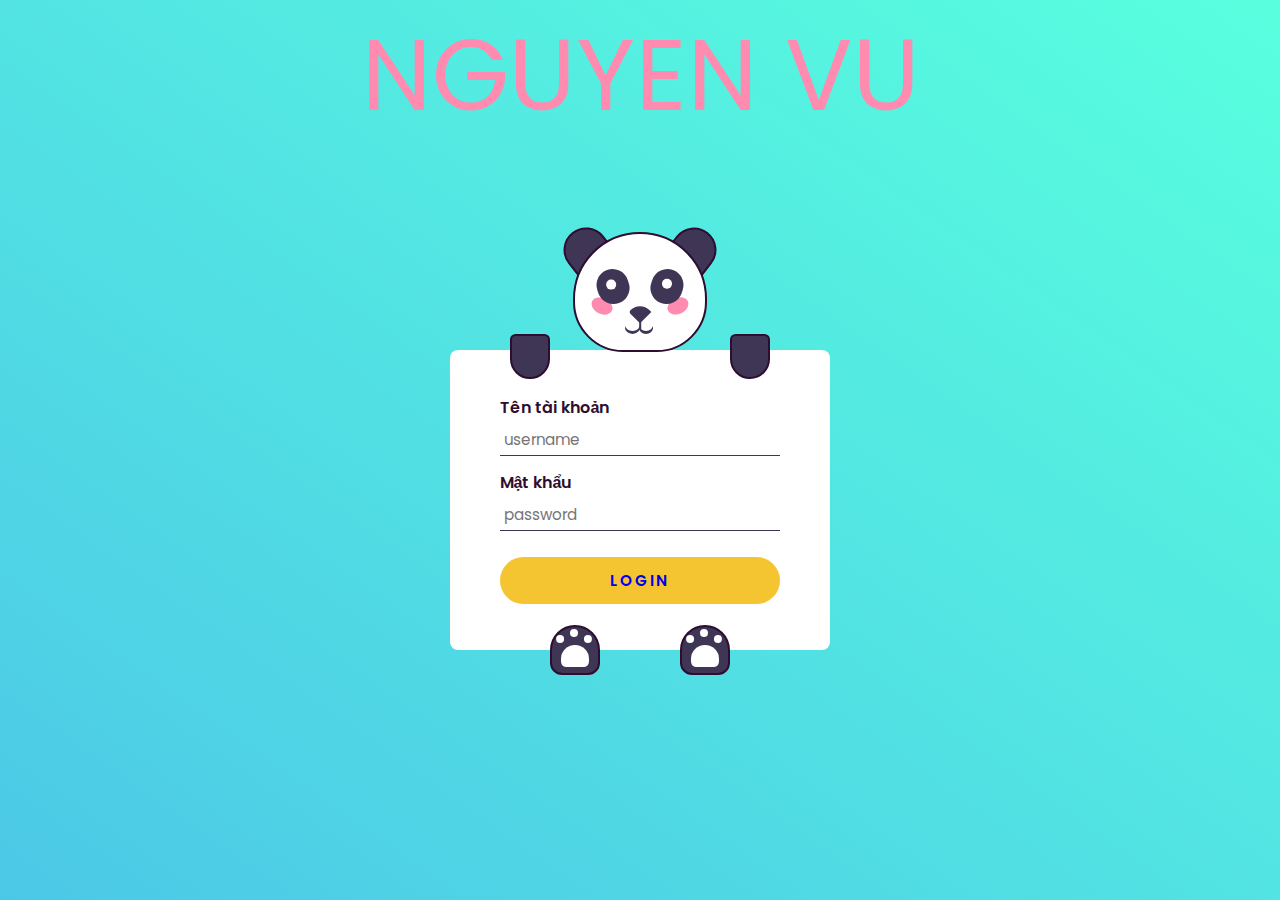
<file: pages/index.html>
<html lang="en">

<head>
    <meta charset="UTF-8">
    <meta name="viewport" content="width=device-width, initial-scale=1.0">
    <title>Nguyen Vu</title>
    <link rel="stylesheet" href="../css/style.css">
</head>

<body>
    <div id="header">
        <p>NGUYEN VU</p>
    </div>
    <div class="container">
        <form action="">
            <label for="username">Tên tài khoản</label>
            <input type="text" id="username" required placeholder="username">
            <label for="username">Mật khẩu</label>
            <input type="password" id="password" required placeholder="password">
            <button style="cursor:pointer; "><a href="../pages/page1.html" style="text-decoration: none;">Login</a></button>
        </form>
        <!-------------------panda-------------------------->
        <div class="ear-l"></div>
        <div class="ear-r"></div>
        <div class="panda-face">
            <div class="blush-l"></div>
            <div class="blush-r"></div>
            <div class="eye-l">
                <div class="eyeball-l" style="left: 0.6em; top: 0.6em;"></div>
            </div>
            <div class="eye-r">
                <div class="eyeball-r" style="left: 0.6em; top: 0.6em;"></div>
            </div>
            <div class="nose"></div>
            <div class="mouth"></div>
        </div>
        <div class="hand-l" style="height: 2.81em; top: 8.4em; left: 7.5em; transform: rotate(0deg);"></div>
        <div class="hand-r" style="height: 2.81em; top: 8.4em; right: 7.5em; transform: rotate(0deg);"></div>
        <div class="paw-l"></div>
        <div class="paw-r"></div>
    </div>
    <script src="../java/script.js"></script>

</body>

</html>
</file>
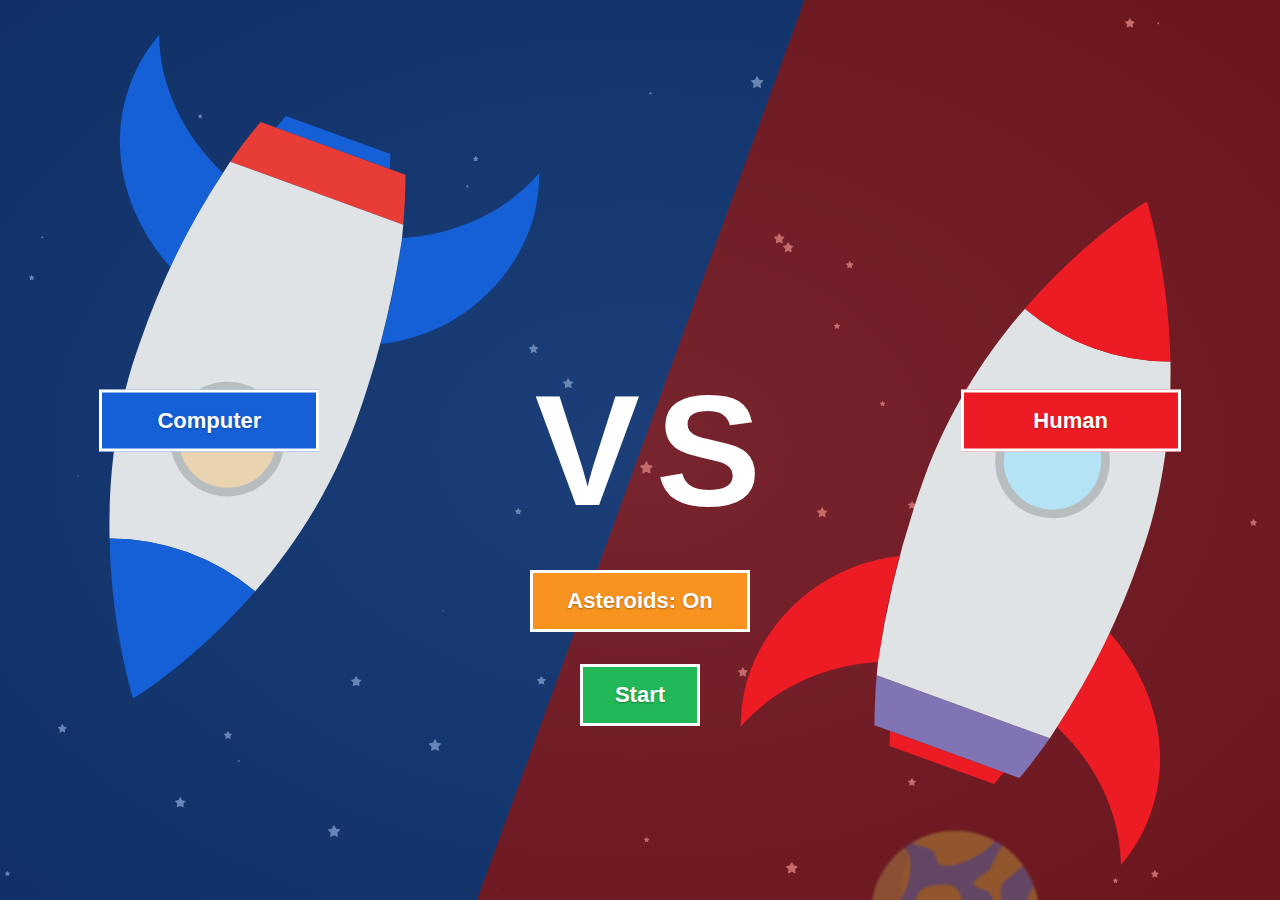
<file: pages/page1.html>
<!DOCTYPE html>
<html lang="en">

<head>
    <meta charset="UTF-8">
    <meta name="viewport" content="width=device-width, initial-scale=1.0">
    <link rel="stylesheet" href="../css/style1.css">
    <title>Nguyen Vu</title>
</head>

<body>
    <div class="container">
        <div id="overlay" class="screen-overlay"></div>
        <div id="contenders">
            <svg xmlns="http://www.w3.org/2000/svg" version="1" viewbox="0 0 741 1255" width="67.7" height="67.7"
                id="player1" class="player-one">
                <path fill="#1560d6"
                    d="M565 728c-6 68-15 130-29 186 88 38 156 106 187 188 12-32 18-65 18-100 0-116-70-217-176-274zM265 1020l8 25h194l9-25H265z" />
                <path fill="#e83d37" d="M210 937c8 30 17 58 26 83h269c9-25 18-53 26-83H210z" />
                <path fill="#1560d6"
                    d="M0 1002c0 35 6 68 18 100 31-82 99-150 187-188-14-55-23-118-29-186A314 314 0 0 0 0 1002z" />
                <path fill="#DFE3E5"
                    d="M571 585c0-125-30-241-67-337a395 395 0 0 1-270 0c-36 94-64 209-64 337a1658 1658 0 0 0 34 329l6 23h321l5-23a1313 1313 0 0 0 35-329z" />
                <circle fill="#B8BDBF" cx="370" cy="481" r="100" />
                <path fill="#ead3b0" d="M455 481a85 85 0 1 1-170 0 85 85 0 0 1 170 0z" />
                <path fill="#1560d6" d="M234 248a394 394 0 0 0 270 0C446 98 370 0 370 0c-9 10-81 104-136 248z" />
            </svg>
            <svg xmlns="http://www.w3.org/2000/svg" version="1" viewbox="0 0 741 1255" width="67.7" height="67.7"
                id="player2" class="player-two">
                <path fill="#ED1C24"
                    d="M565 728c-6 68-15 130-29 186 88 38 156 106 187 188 12-32 18-65 18-100 0-116-70-217-176-274zM265 1020l8 25h194l9-25H265z" />
                <path fill="#8074B5" d="M210 937c8 30 17 58 26 83h269c9-25 18-53 26-83H210z" />
                <path fill="#ED1C24"
                    d="M0 1002c0 35 6 68 18 100 31-82 99-150 187-188-14-55-23-118-29-186A314 314 0 0 0 0 1002z" />
                <path fill="#DFE3E5"
                    d="M571 585c0-125-30-241-67-337a395 395 0 0 1-270 0c-36 94-64 209-64 337a1658 1658 0 0 0 34 329l6 23h321l5-23a1313 1313 0 0 0 35-329z" />
                <circle fill="#B8BDBF" cx="370" cy="481" r="100" />
                <path fill="#B3E3F4" d="M455 481a85 85 0 1 1-170 0 85 85 0 0 1 170 0z" />
                <path fill="#ED1C24" d="M234 248a394 394 0 0 0 270 0C446 98 370 0 370 0c-9 10-81 104-136 248z" />
            </svg>
        </div>
        <div id="popup" class="popup-box">
            <div class='popup-text'>
                <div class="options">
                    <button id="playerOne" class="toggle button option-blue">Computer</button>
                    <h2 class="vs">VS</h2>
                    <button id="playerTwo" class="toggle button option-red">Human</button>
                </div>
                <div class="options-lower">
                    <button id="obstacles" class="toggle button option-obstacles">Asteroids: On</button>
                    <br />
                    <button id="start" class="start-button">Start</button>
                </div>
            </div>
        </div>
        <!--POPUP END-->
        <div id="results" class="popup-results">
            <div class='popup-text'>
                <h3 class="result"></h3>
                <h3 class="message"></h3>
                <button id="restart" class="start-button">Play Again?</button>
            </div>
        </div>
        <!--RESULTS END-->
        <div class="scoreboard">
            <div>
                <p class="counter p1"><span class="shield_p1">0</span>%</p>
            </div>
            <div>
                <p class="counter p2"><span class="shield_p2">0</span>%</p>
            </div>
        </div>
        <canvas class="gameboard"></canvas>
        <canvas class="canvasPlanet"></canvas>
        <div class="crash">
            <svg class="explosion" version="1" width="512" height="512">
                <path d="M309 5l-77 156-29-31-7 58-170-49 112 114-32 16 50 26-40 88 73-17-7 141 69-129 61 55 6-75 
                    140 50-103-101 131-47-143-35 20-39-50 8-4-189z" fill="#f24501" stroke="#9f0001" stroke-width="10"
                    stroke-linejoin="miter" />
                <path
                    d="M275 126l-37 86-16-16-3 31-92-21 63 58-16 9 27 12-18 49 38-12v76l34-71 34 28 1-41 76 23-58-51 69-29-78-14 10-22-26 6-8-101z"
                    fill="#fcdd09" stroke="#ff9702" stroke-width="3" stroke-linejoin="miter" />
            </svg>
        </div>
        <!--CRASH END-->
        <svg xmlns="http://www.w3.org/2000/svg" version="1" id="planet" class="planet-one" viewbox="0 0 1402 1402"
            width="100%" height="100%">
            <circle class="p1bg" fill="#018FD5" cx="701" cy="701" r="701" />
            <path class="p1c" fill="#75B84B"
                d="M232 900c-7-89-111-70-171-145s228-60 264-398c15-141-13-196-51-212A700 700 0 0 0 49 958c63 10 189 19 183-58zM997
                 312c-22 53-270 127-46 182 79 20 49 113 112 103s-23-106 56-181c19-18 102-81 149-128a705 705 
                 0 0 0-167-163c-4 4-37 30-104 187zM549 239c29 152 441-57 482-157a698 698 0 0
                  0-696 21c98 41 192 20 214 136zM1355 450c-32 80-126 316-244 294-88-16-246 
                  26-272 152-38 185-18 290 120 239 84-31 187 43 282-71 23-28 84-91 128-152a700 700 
                  0 0 0-14-462zM557 450c-321 18-115 332-99 379 16 46 95 180 172 145s161-287 
                  125-415c-39-134-134-112-198-109zM513 1175c30-241-234-60-304 25a699 699 0 0 0 805 128c72-161-534 109-501-153z" />
            <path fill="#186DA0" opacity=".2"
                d="M959 1186A701 701 0 0 1 393 71a701 701 0 1 0 874 1044c-93 45-198 71-308 71z" />
        </svg>
        <div class="planet-two">
            <svg version="1" viewbox="0 0 1443 1443">
                <circle class="p2bg" fill="#FCEE21" cx="721" cy="721" r="721" />
                <circle class="p2c" fill="#E0C922" cx="303" cy="408" r="110" />
                <circle class="p2c" fill="#E0C922" cx="219" cy="715" r="103" />
                <circle class="p2c" fill="#E0C922" cx="522" cy="619" r="71" />
                <circle class="p2c" fill="#E0C922" cx="536" cy="864" r="71" />
                <circle class="p2c" fill="#E0C922" cx="324" cy="942" r="47" />
                <circle class="p2c" fill="#E0C922" cx="577" cy="359" r="107" />
                <circle class="p2c" fill="#E0C922" cx="771" cy="164" r="84" />
                <circle class="p2c" fill="#E0C922" cx="462" cy="183" r="38" />
                <circle class="p2c" fill="#E0C922" cx="921" cy="607" r="125" />
                <circle class="p2c" fill="#E0C922" cx="846" cy="957" r="102" />
                <circle class="p2c" fill="#E0C922" cx="641" cy="1213" r="145" />
                <circle class="p2c" fill="#E0C922" cx="388" cy="1170" r="55" />
                <circle class="p2c" fill="#E0C922" cx="715" cy="735" r="42" />
                <circle class="p2c" fill="#E0C922" cx="1180" cy="916" r="121" />
                <circle class="p2c" fill="#E0C922" cx="1038" cy="1188" r="57" />
                <circle class="p2c" fill="#E0C922" cx="1059" cy="346" r="114" />
                <circle class="p2c" fill="#E0C922" cx="1280" cy="646" r="99" />
                <path fill="#000" opacity=".15"
                    d="M1030 1209A721 721 0 0 1 457 50a722 722 0 1 0 838 1109c-82 32-171 50-265 50z" />
            </svg>
        </div>
        <!--PLANET-TWO END-->
        <div class="star">
            <svg id="star" viewBox="0 0 513 513" version="1">
                <path fill="#f5ede7" class="star-body"
                    d="M400 503c-3 0-7-1-10-3l-134-68-134 68a23 23 0 0 1-33-24l23-149L7 219a23 23 0 0 1 
                    12-38l148-25 69-134a23 23 0 0 1 40 0l69 134 148 25a23 23 0 0 1 12 38L400 327l23 149a23 23 0 0 1-23 27z" />
            </svg>
        </div>
        <!--STAR END-->
        <div class="space"></div>
    </div>
    <div class="hidden-assets">
        <svg xmlns="http://www.w3.org/2000/svg" version="1" viewbox="0 0 741 1255" width="67.7" height="67.7"
            id="flicker">
            <g>
                <path fill="#F7931E" d="M370 1255c31 0 60-79 83-210H288c23 131 51 210 82 210z" />
                <path fill="#EDBB0B" d="M370 1145c26 0 50-38 69-100H302c19 62 43 100 68 100z" />
            </g>
        </svg>
    </div>
    <script src="https://codepen.io/demaine/pen/XWrddVO.js"></script>
    <script src="../java/script1.js"></script>
</body>

</html>
</file>
<file: css/style.css>
@import url('https://fonts.googleapis.com/css2?family=Poppins:wght@400;600&display=swap');
* {
    padding: 0;
    margin: 0;
    box-sizing: border-box;
    font-family: 'Poppins', sans-serif;
}
#header {
    font-size: 100px;
    text-align: center;
    color: #ff8bb1;
}
body {
    background:linear-gradient(to right top, rgb(76, 200, 231), #58ffde);
}
.container {
    height: 31.25em;
    width: 31.25em;
    position: absolute;
    transform: translate(-50%, -50%);
    top: 50%;
    left: 50%;
}
form {
    width: 23.75em;
    height: 18.75em;
    background-color: #fff;
    position: absolute;
    transform: translate(-50%, -50%);
    top: calc(50% + 3.1em);
    left: 50%;
    padding: 0 3.1em;
    display: flex;
    flex-direction: column;
    justify-content: center;
    border-radius: 0.5em;
}
form label {
    display: block;
    margin-bottom: 0.2em;
    font-weight: 600;
    color: #2e0d30;
}
form input {
    font-size: 0.95em;
    font-weight: 400;
    color: #3f3554;
    padding: 0.3em;
    border: none;
    border-bottom: 0.12em solid #3f3554;
    outline: none;
}
form input:focus {
    border-color: #f4c531;
}
form input:not(:last-child) {
    margin-bottom: 0.9em;
}
form button {
    font-size: 0.95em;
    padding: 0.8em 0;
    border-radius: 2em;
    border: none;
    outline: none;
    background-color: #f4c531;
    color: #fff;
    text-transform: uppercase;
    font-weight: 600;
    letter-spacing: 0.15em;
    margin-top: 0.8em;
}
/* ______________________panda___________________________ */
.panda-face {
    height: 7.5em;
    width: 8.4em;
    background-color: #FFF;
    border: 0.18em solid #2e0d30;
    border-radius: 7.5em 7.5em 5.62em 5.62em;
    position: absolute;
    top: 2em;
    margin: auto;
    left: 0;
    right: 0;
}
.ear-l,
.ear-r {
    background-color: #3f3554;
    height: 2.5em;
    width: 2.81em;
    border: 0.18em solid #2e0d30;
    border-radius: 2.5em 2.5em 0 0;
    top: 1.75em;
    position: absolute;
}
.ear-l {
    transform: rotate(-38deg);
    left: 10.75em;
}
.ear-r {
    transform: rotate(38deg);
    right: 10.75em;
}
.blush-l,
.blush-r {
    background-color: #ff8bb1;
    height: 1em;
    width: 1.37em;
    border-radius: 50%;
    position: absolute;
    top: 4em;
}
.blush-l {
    transform: rotate(25deg);
    left: 1em;
}
.blush-r {
    transform: rotate(-25deg);
    right: 1em;
}
.eye-l,
.eye-r {
    background-color: #3f3554;
    height: 2.18em;
    width: 2em;
    border-radius: 2em;
    position: absolute;
    top: 2.18em;
}
.eye-l {
    left: 1.37em;
    transform: rotate(-20deg);
}
.eye-r {
    right: 1.37em;
    transform: rotate(20deg);
}
.eyeball-l,
.eyeball-r {
    height: 0.6em;
    width: 0.6em;
    background-color: #fff;
    border-radius: 50%;
    position: absolute;
    left: 0.6em;
    top: 0.6em;
    transition: 1s all;
}
.eyeball-l {
    transform: rotate(20deg);
}
.eyeball-r {
    transform: rotate(-20deg);
}
.nose {
    height: 1em;
    width: 1em;
    background-color: #3f3554;
    position: absolute;
    top: 4.37em;
    margin: auto;
    left: 0;
    right: 0;
    border-radius: 1.2em 0 0 0.25em;
    transform: rotate(45deg);
}
.nose::before {
    content: "";
    position: absolute;
    background-color: #3f3554;
    height: 0.6em;
    width: 0.1em;
    transform: rotate(-45deg);
    top: 0.75em;
    left: 1em;
}
.mouth,
.mouth::before {
    height: 0.75em;
    width: 0.93em;
    background-color: transparent;
    position: absolute;
    border-radius: 50%;
    box-shadow: 0 0.18em #3f3554;
}
.mouth {
    top: 5.31em;
    left: 3.12em;
}
.mouth::before {
    content: "";
    position: absolute;
    left: 0.87em;
}
.hand-l,
.hand-r {
    background-color: #3f3554;
    height: 2.81em;
    width: 2.5em;
    border: 0.18em solid #2e0d30;
    border-radius: 0.6em 0.6em 2.18em 2.18em;
    transition: 1s all;
    position: absolute;
    top: 8.4em;
}
.hand-l {
    left: 7.5em;
}
.hand-r {
    right: 7.5em;
}
.paw-l,
.paw-r {
    background-color: #3f3554;
    height: 3.12em;
    width: 3.12em;
    border: 0.18em solid #2e0d30;
    border-radius: 2.5em 2.5em 1.2em 1.2em;
    position: absolute;
    top: 26.56em;
}
.paw-l {
    left: 10em;
}
.paw-r {
    right: 10em;
}
.paw-l::before,
.paw-r::before {
    position: absolute;
    content: "";
    background-color: #fff;
    height: 1.37em;
    width: 1.75em;
    top: 1.12em;
    left: 0.55em;
    border-radius: 1.56em 1.56em 0.6em 0.6em;
}
.paw-l::after,
.paw-r::after {
    position: absolute;
    content: "";
    background-color: #fff;
    height: 0.5em;
    width: 0.5em;
    border-radius: 50%;
    top: 0.13em;
    left: 1.12em;
    box-shadow: 0.87em 0.37em #fff, -0.87em 0.37em #fff;
}

/* --------------------------------@------------------------------- */

@media screen and (max-width: 500px) {
    .container {
        font-style: 14px;
    }
}
</file>
<file: css/style1.css>
/* author: Colin
https://codepen.io/demaine/pen/WBmwdV */
* {
    box-sizing: border-box;
    margin: 0;
    padding: 0;
  }
  
  :root {
    font-size: calc(1vw + 1vh + 0.5vmin);
  }
  
  body {
    background: #475471;
    font-family: Arial, Helvetica, sans-serif;
    color: white;
    height: 100%;
    margin: 0px;
  }
  
  .container {
    background-image: -webkit-radial-gradient(50% 50%, ellipse cover, rgba(0, 0, 0, 0.3) 5%, rgba(0, 0, 0, 0.7) 100%);
    height: 100%;
    overflow: hidden;
    position: absolute;
    width: 100%;
  }
  
  .scoreboard {
    display: flex;
    justify-content: space-between;
    width: 100%;
  }
  
  .scoreboard div {
    display: inline-block;
    width: 49%;
  }
  
  p.p1 {
    color: #6a99e4;
  }
  
  p.p2 {
    color: #f1595f;
  }
  
  .counter {
    position: relative;
    opacity: 0.8;
    font-size: 2em;
    letter-spacing: 0.25em;
    padding: 0.5em 0 0 1em;
    text-align: center;
    z-index: 15;
  }
  
  .gameboard,
  .canvasPlanet {
    width: 100%;
    height: 100%;
    overflow: hidden;
    position: absolute;
    top: 0px;
    left: 0px;
  }
  
  .gameboard {
    z-index: 10;
  }
  
  .canvasPlanet {
    z-index: 5;
  }
  
  .planet-one,
  .planet-two {
    filter: blur(0.05vmax);
    height: 10vmin;
    opacity: 0;
    width: 10vmin;
    z-index: 3;
  }
  
  .star {
    position: absolute;
    width: 1vmax;
    height: 1vmax;
    filter: blur(0.05vmax);
    left: 50%;
    top: 50%;
    z-index: 1;
  }
  
  .screen-overlay {
    background: linear-gradient(110deg, #0c4094 0%, #0c4094 50%, #a51419 50.1%, #a51419 100%);
    display: none;
    height: 100%;
    left: 0%;
    opacity: 0;
    position: absolute;
    top: 0%;
    width: 100%;
    z-index: 9000;
  }
  
  .player-one {
    height: 80vh;
    left: -20%;
    position: absolute;
    top: 0%;
    transform: rotate(200deg);
    width: 80vw;
    z-index: 9200;
  }
  
  .player-two {
    height: 80vh;
    left: 40%;
    position: absolute;
    top: 20%;
    transform: rotate(20deg);
    width: 80vw;
    z-index: 9200;
  }
  
  .popup-box {
    display: none;
    height: 100%;
    opacity: 1;
    overflow: auto;
    position: absolute;
    width: 100%;
    z-index: 9500;
  }
  
  .vs {
    font-size: 5em;
    letter-spacing: 0.1em;
    padding: 0 0 0 0.2em;
  }
  
  .toggle {
    width: 10em;
    z-index: 9999;
  }
  
  .options {
    align-items: flex-start;
    display: flex;
    justify-content: space-around;
    position: absolute;
    top: 50%;
    transform: translateY(-50%);
    width: 100%;
    z-index: 9999;
  }
  
  .options button {
    position: relative;
  }
  
  .options-lower {
    left: 50%;
    position: absolute;
    top: 60%;
    transform: translateX(-50%);
    z-index: 9999;
  }
  
  .option-blue {
    background: #1560d6;
  }
  
  .option-red {
    background: #ed1c24;
  }
  
  .start-button {
    background: #22b857;
    margin-top: 1em;
    z-index: 9999;
  }
  
  .popup-results {
    display: none;
    left: 50%;
    opacity: 1;
    overflow: auto;
    padding: 1em;
    position: absolute;
    top: 50%;
    transform: translate(-50%, -50%);
    width: 90%;
    z-index: 9999;
  }
  
  .popup-text {
    color: white;
    font-size: 1.2em;
    text-align: center;
  }
  
  .popup-text p {
    padding: 18px;
  }
  
  .popup-text h3 {
    font-size: 2em;
    line-height: 1.2;
    padding: 0.5em;
    text-shadow: 2px 2px 2px #333;
  }
  
  .hidden-assets {
    display: none;
  }
  
  button {
    background: #f7931e;
    border: 3px solid white;
    color: white;
    cursor: pointer;
    display: inline-block;
    font-size: 22px;
    font-weight: bold;
    margin: 20px 15px 10px;
    outline: none;
    padding: 15px 32px;
    position: relative;
    text-align: center;
    text-decoration: none;
    text-shadow: 0px 1px 2px rgba(0, 0, 0, 0.3);
    top: 10px;
    z-index: 9999;
  }
  
  button:hover {
    border-color: rgba(0, 0, 0, 0.2);
  }
  
  button:active {
    transform: translateY(1px);
  }
  
  .crash {
    display: inline-block;
    transform-origin: 50% 50%;
    opacity: 0;
    position: absolute;
    z-index: 15;
  }
  
  .explode {
    animation-name: boom;
    animation-duration: 1s;
    animation-iteration-count: 1;
    animation-fill-mode: both;
    animation-timing-function: ease;
    transform-origin: 50% 50%;
    z-index: 50;
  }
  
  @keyframes boom {
    0% {
      transform: scale(0.01);
    }
    70% {
      transform: scale(1);
    }
    100% {
      transform: scale(10);
    }
  }
</file>
